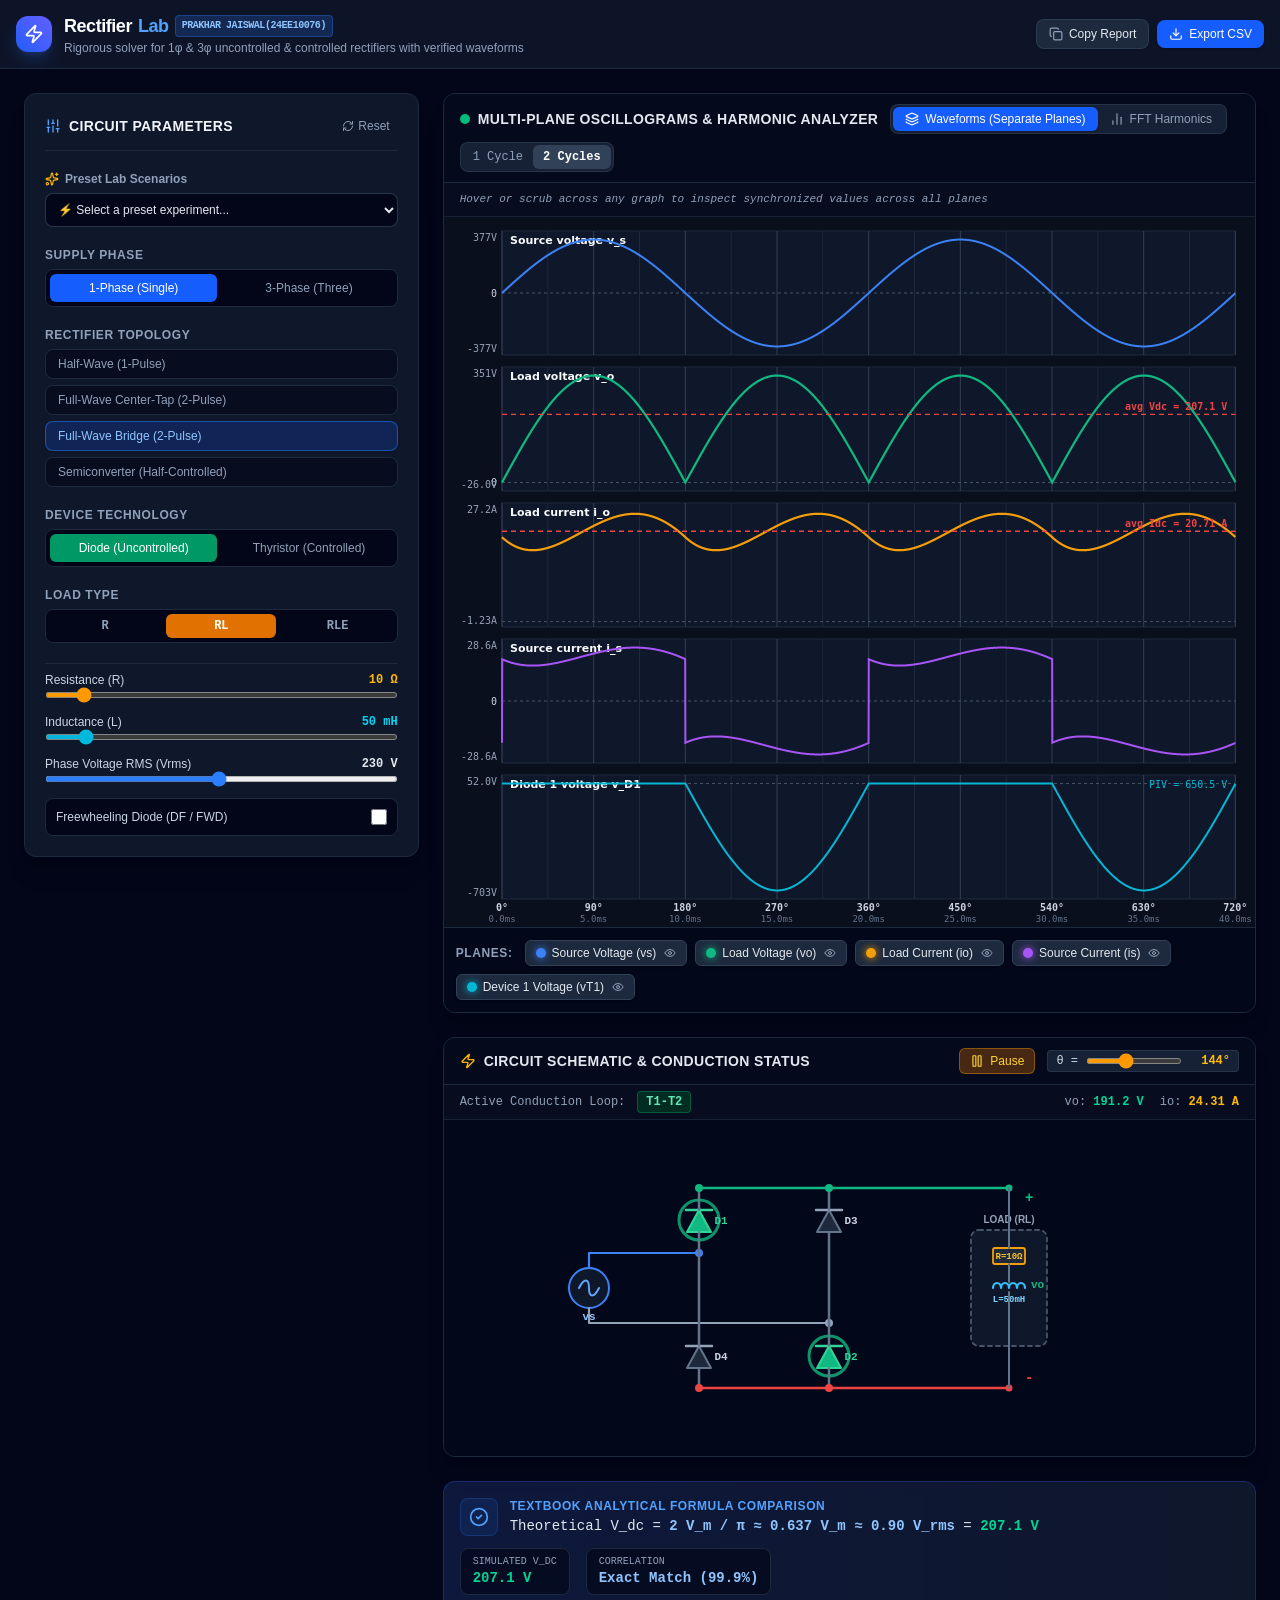
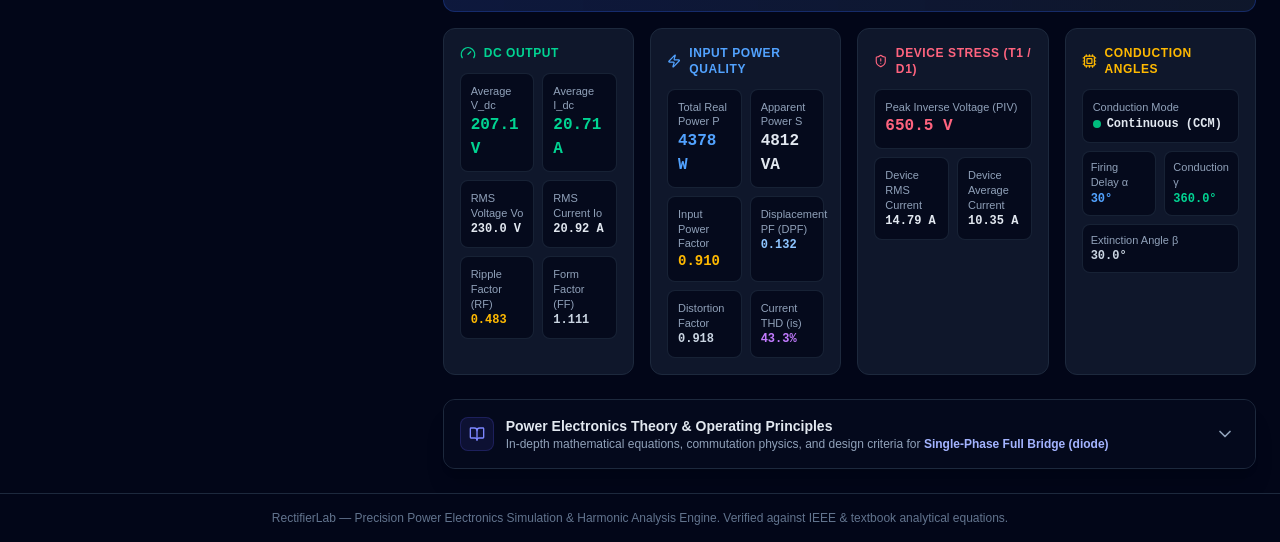
<file: index.html>
<!doctype html>
<html lang="en">
  <head>
    <meta charset="UTF-8" />
    <meta name="viewport" content="width=device-width, initial-scale=1.0" />
    <title>RectifierLab - Power Electronics Simulator & Waveform Analyzer</title>
    <meta name="description" content="Interactive power electronics laboratory for 1-phase and 3-phase diode and thyristor rectifiers with rigorous numerical modeling, harmonic analysis, and synchronized oscillograms." />
    <meta property="og:title" content="RectifierLab - Power Electronics Simulator & Waveform Analyzer" />
    <meta property="og:description" content="Interactive power electronics laboratory for 1-phase and 3-phase diode and thyristor rectifiers with rigorous numerical modeling, harmonic analysis, and synchronized oscillograms." />
    <meta property="og:type" content="website" />
    <meta name="twitter:card" content="summary_large_image" />
    <script type="module" crossorigin src="./assets/index-BVB3VcDY.js"></script>
    <link rel="stylesheet" crossorigin href="./assets/index-B5grEsod.css">
  </head>
  <body>
    <div id="root"></div>
  </body>
</html>
</file>
<file: assets/index-B5grEsod.css>
/*! tailwindcss v4.3.3 | MIT License | https://tailwindcss.com */
@layer properties{@supports (((-webkit-hyphens:none)) and (not (margin-trim:inline))) or ((-moz-orient:inline) and (not (color:rgb(from red r g b)))){*,:before,:after,::backdrop{--tw-rotate-x:initial;--tw-rotate-y:initial;--tw-rotate-z:initial;--tw-skew-x:initial;--tw-skew-y:initial;--tw-space-y-reverse:0;--tw-divide-y-reverse:0;--tw-border-style:solid;--tw-gradient-position:initial;--tw-gradient-from:#0000;--tw-gradient-via:#0000;--tw-gradient-to:#0000;--tw-gradient-stops:initial;--tw-gradient-via-stops:initial;--tw-gradient-from-position:0%;--tw-gradient-via-position:50%;--tw-gradient-to-position:100%;--tw-leading:initial;--tw-font-weight:initial;--tw-tracking:initial;--tw-shadow:0 0 #0000;--tw-shadow-color:initial;--tw-shadow-alpha:100%;--tw-inset-shadow:0 0 #0000;--tw-inset-shadow-color:initial;--tw-inset-shadow-alpha:100%;--tw-ring-color:initial;--tw-ring-shadow:0 0 #0000;--tw-inset-ring-color:initial;--tw-inset-ring-shadow:0 0 #0000;--tw-ring-inset:initial;--tw-ring-offset-width:0px;--tw-ring-offset-color:#fff;--tw-ring-offset-shadow:0 0 #0000;--tw-blur:initial;--tw-brightness:initial;--tw-contrast:initial;--tw-grayscale:initial;--tw-hue-rotate:initial;--tw-invert:initial;--tw-opacity:initial;--tw-saturate:initial;--tw-sepia:initial;--tw-drop-shadow:initial;--tw-drop-shadow-color:initial;--tw-drop-shadow-alpha:100%;--tw-drop-shadow-size:initial;--tw-backdrop-blur:initial;--tw-backdrop-brightness:initial;--tw-backdrop-contrast:initial;--tw-backdrop-grayscale:initial;--tw-backdrop-hue-rotate:initial;--tw-backdrop-invert:initial;--tw-backdrop-opacity:initial;--tw-backdrop-saturate:initial;--tw-backdrop-sepia:initial}}}@layer theme{:root,:host{--font-sans:-apple-system, BlinkMacSystemFont, "Segoe UI", Roboto, "Helvetica Neue", "Noto Sans", Arial, sans-serif, "Apple Color Emoji", "Segoe UI Emoji", "Segoe UI Symbol", "Noto Color Emoji";--font-mono:ui-monospace, SFMono-Regular, Menlo, Monaco, Consolas, "Liberation Mono", "Courier New", monospace;--color-red-300:oklch(80.8% .114 19.571);--color-red-400:oklch(70.4% .191 22.216);--color-red-500:oklch(63.7% .237 25.331);--color-red-900:oklch(39.6% .141 25.723);--color-red-950:oklch(25.8% .092 26.042);--color-amber-300:oklch(87.9% .169 91.605);--color-amber-400:oklch(82.8% .189 84.429);--color-amber-500:oklch(76.9% .188 70.08);--color-amber-600:oklch(66.6% .179 58.318);--color-amber-800:oklch(47.3% .137 46.201);--color-amber-950:oklch(27.9% .077 45.635);--color-lime-400:oklch(84.1% .238 128.85);--color-emerald-300:oklch(84.5% .143 164.978);--color-emerald-400:oklch(76.5% .177 163.223);--color-emerald-500:oklch(69.6% .17 162.48);--color-emerald-600:oklch(59.6% .145 163.225);--color-emerald-700:oklch(50.8% .118 165.612);--color-emerald-950:oklch(26.2% .051 172.552);--color-cyan-400:oklch(78.9% .154 211.53);--color-cyan-500:oklch(71.5% .143 215.221);--color-blue-300:oklch(80.9% .105 251.813);--color-blue-400:oklch(70.7% .165 254.624);--color-blue-500:oklch(62.3% .214 259.815);--color-blue-600:oklch(54.6% .245 262.881);--color-blue-800:oklch(42.4% .199 265.638);--color-blue-900:oklch(37.9% .146 265.522);--color-blue-950:oklch(28.2% .091 267.935);--color-indigo-300:oklch(78.5% .115 274.713);--color-indigo-400:oklch(67.3% .182 276.935);--color-indigo-500:oklch(58.5% .233 277.117);--color-purple-300:oklch(82.7% .119 306.383);--color-purple-400:oklch(71.4% .203 305.504);--color-purple-500:oklch(62.7% .265 303.9);--color-purple-600:oklch(55.8% .288 302.321);--color-purple-800:oklch(43.8% .218 303.724);--color-purple-950:oklch(29.1% .149 302.717);--color-rose-400:oklch(71.2% .194 13.428);--color-slate-100:oklch(96.8% .007 247.896);--color-slate-200:oklch(92.9% .013 255.508);--color-slate-300:oklch(86.9% .022 252.894);--color-slate-400:oklch(70.4% .04 256.788);--color-slate-500:oklch(55.4% .046 257.417);--color-slate-600:oklch(44.6% .043 257.281);--color-slate-700:oklch(37.2% .044 257.287);--color-slate-800:oklch(27.9% .041 260.031);--color-slate-900:oklch(20.8% .042 265.755);--color-slate-950:oklch(12.9% .042 264.695);--color-white:#fff;--spacing:.25rem;--container-7xl:80rem;--text-xs:.75rem;--text-xs--line-height:calc(1 / .75);--text-sm:.875rem;--text-sm--line-height:calc(1.25 / .875);--text-base:1rem;--text-base--line-height:calc(1.5 / 1);--text-lg:1.125rem;--text-lg--line-height:calc(1.75 / 1.125);--font-weight-medium:500;--font-weight-semibold:600;--font-weight-bold:700;--tracking-tight:-.025em;--tracking-wide:.025em;--tracking-wider:.05em;--leading-relaxed:1.625;--radius-md:.375rem;--radius-lg:.5rem;--radius-xl:.75rem;--animate-pulse:pulse 2s cubic-bezier(.4, 0, .6, 1) infinite;--blur-md:12px;--default-transition-duration:.15s;--default-transition-timing-function:cubic-bezier(.4, 0, .2, 1);--default-font-family:var(--font-sans);--default-mono-font-family:var(--font-mono)}}@layer base{*,:after,:before,::backdrop{box-sizing:border-box;border:0 solid;margin:0;padding:0}::file-selector-button{box-sizing:border-box;border:0 solid;margin:0;padding:0}html,:host{-webkit-text-size-adjust:100%;tab-size:4;line-height:1.5;font-family:var(--default-font-family,-apple-system, BlinkMacSystemFont, "Segoe UI", Roboto, "Helvetica Neue", "Noto Sans", Arial, sans-serif, "Apple Color Emoji", "Segoe UI Emoji", "Segoe UI Symbol", "Noto Color Emoji");font-feature-settings:var(--default-font-feature-settings,normal);font-variation-settings:var(--default-font-variation-settings,normal);-webkit-tap-highlight-color:transparent}hr{height:0;color:inherit;border-top-width:1px}abbr:where([title]){-webkit-text-decoration:underline dotted;text-decoration:underline dotted}h1,h2,h3,h4,h5,h6{font-size:inherit;font-weight:inherit}a{color:inherit;-webkit-text-decoration:inherit;-webkit-text-decoration:inherit;-webkit-text-decoration:inherit;-webkit-text-decoration:inherit;text-decoration:inherit}b,strong{font-weight:bolder}code,kbd,samp,pre{font-family:var(--default-mono-font-family,ui-monospace, SFMono-Regular, Menlo, Monaco, Consolas, "Liberation Mono", "Courier New", monospace);font-feature-settings:var(--default-mono-font-feature-settings,normal);font-variation-settings:var(--default-mono-font-variation-settings,normal);font-size:1em}small{font-size:80%}sub,sup{vertical-align:baseline;font-size:75%;line-height:0;position:relative}sub{bottom:-.25em}sup{top:-.5em}table{text-indent:0;border-color:inherit;border-collapse:collapse}:-moz-focusring:where(:not(iframe)){outline:auto}progress{vertical-align:baseline}summary{display:list-item}ol,ul,menu{list-style:none}img,svg,video,canvas,audio,iframe,embed,object{vertical-align:middle;display:block}img,video{max-width:100%;height:auto}button,input,select,optgroup,textarea{font:inherit;font-feature-settings:inherit;font-variation-settings:inherit;letter-spacing:inherit;color:inherit;opacity:1;background-color:#0000;border-radius:0}::file-selector-button{font:inherit;font-feature-settings:inherit;font-variation-settings:inherit;letter-spacing:inherit;color:inherit;opacity:1;background-color:#0000;border-radius:0}:where(select:is([multiple],[size])) optgroup{font-weight:bolder}:where(select:is([multiple],[size])) optgroup option{padding-inline-start:20px}::file-selector-button{margin-inline-end:4px}::placeholder{opacity:1}@supports (not ((-webkit-appearance:-apple-pay-button))) or (contain-intrinsic-size:1px){::placeholder{color:currentColor}@supports (color:color-mix(in lab, red, red)){::placeholder{color:color-mix(in oklab, currentcolor 50%, transparent)}}}textarea{resize:vertical}::-webkit-search-decoration{-webkit-appearance:none}::-webkit-date-and-time-value{min-height:1lh;text-align:inherit}::-webkit-datetime-edit{display:inline-flex}::-webkit-datetime-edit-fields-wrapper{padding:0}::-webkit-datetime-edit{padding-block:0}::-webkit-datetime-edit-year-field{padding-block:0}::-webkit-datetime-edit-month-field{padding-block:0}::-webkit-datetime-edit-day-field{padding-block:0}::-webkit-datetime-edit-hour-field{padding-block:0}::-webkit-datetime-edit-minute-field{padding-block:0}::-webkit-datetime-edit-second-field{padding-block:0}::-webkit-datetime-edit-millisecond-field{padding-block:0}::-webkit-datetime-edit-meridiem-field{padding-block:0}::-webkit-calendar-picker-indicator{line-height:1}:-moz-ui-invalid{box-shadow:none}button,input:where([type=button],[type=reset],[type=submit]){appearance:button}::file-selector-button{appearance:button}::-webkit-inner-spin-button{height:auto}::-webkit-outer-spin-button{height:auto}[hidden]:where(:not([hidden=until-found])){display:none!important}}@layer components;@layer utilities{.relative{position:relative}.sticky{position:sticky}.top-0{top:0}.z-30{z-index:30}.col-span-2{grid-column:span 2/span 2}.mx-auto{margin-inline:auto}.mt-0\.5{margin-top:calc(var(--spacing) * .5)}.mt-1{margin-top:var(--spacing)}.mt-2{margin-top:calc(var(--spacing) * 2)}.mt-4{margin-top:calc(var(--spacing) * 4)}.mr-1{margin-right:var(--spacing)}.mb-1{margin-bottom:var(--spacing)}.mb-2{margin-bottom:calc(var(--spacing) * 2)}.ml-0\.5{margin-left:calc(var(--spacing) * .5)}.ml-2{margin-left:calc(var(--spacing) * 2)}.block{display:block}.flex{display:flex}.grid{display:grid}.inline-block{display:inline-block}.h-1\.5{height:calc(var(--spacing) * 1.5)}.h-2{height:calc(var(--spacing) * 2)}.h-2\.5{height:calc(var(--spacing) * 2.5)}.h-3{height:calc(var(--spacing) * 3)}.h-3\.5{height:calc(var(--spacing) * 3.5)}.h-4{height:calc(var(--spacing) * 4)}.h-5{height:calc(var(--spacing) * 5)}.h-9{height:calc(var(--spacing) * 9)}.h-\[280px\]{height:280px}.h-auto{height:auto}.h-full{height:100%}.max-h-\[160px\]{max-height:160px}.min-h-\[300px\]{min-height:300px}.min-h-screen{min-height:100vh}.w-2{width:calc(var(--spacing) * 2)}.w-2\.5{width:calc(var(--spacing) * 2.5)}.w-3{width:calc(var(--spacing) * 3)}.w-3\.5{width:calc(var(--spacing) * 3.5)}.w-4{width:calc(var(--spacing) * 4)}.w-5{width:calc(var(--spacing) * 5)}.w-9{width:calc(var(--spacing) * 9)}.w-10{width:calc(var(--spacing) * 10)}.w-24{width:calc(var(--spacing) * 24)}.w-full{width:100%}.max-w-7xl{max-width:var(--container-7xl)}.max-w-\[640px\]{max-width:640px}.flex-1{flex:1}.transform{transform:var(--tw-rotate-x,) var(--tw-rotate-y,) var(--tw-rotate-z,) var(--tw-skew-x,) var(--tw-skew-y,)}.animate-pulse{animation:var(--animate-pulse)}.cursor-crosshair{cursor:crosshair}.cursor-pointer{cursor:pointer}.list-inside{list-style-position:inside}.list-disc{list-style-type:disc}.grid-cols-1{grid-template-columns:repeat(1,minmax(0,1fr))}.grid-cols-2{grid-template-columns:repeat(2,minmax(0,1fr))}.grid-cols-3{grid-template-columns:repeat(3,minmax(0,1fr))}.flex-col{flex-direction:column}.flex-wrap{flex-wrap:wrap}.items-center{align-items:center}.items-end{align-items:flex-end}.justify-between{justify-content:space-between}.justify-center{justify-content:center}.justify-end{justify-content:flex-end}.gap-1{gap:var(--spacing)}.gap-1\.5{gap:calc(var(--spacing) * 1.5)}.gap-2{gap:calc(var(--spacing) * 2)}.gap-3{gap:calc(var(--spacing) * 3)}.gap-4{gap:calc(var(--spacing) * 4)}.gap-5{gap:calc(var(--spacing) * 5)}.gap-6{gap:calc(var(--spacing) * 6)}:where(.space-y-1>:not(:last-child)){--tw-space-y-reverse:0;margin-block-start:calc(var(--spacing) * var(--tw-space-y-reverse));margin-block-end:calc(var(--spacing) * calc(1 - var(--tw-space-y-reverse)))}:where(.space-y-1\.5>:not(:last-child)){--tw-space-y-reverse:0;margin-block-start:calc(calc(var(--spacing) * 1.5) * var(--tw-space-y-reverse));margin-block-end:calc(calc(var(--spacing) * 1.5) * calc(1 - var(--tw-space-y-reverse)))}:where(.divide-y>:not(:last-child)){--tw-divide-y-reverse:0;border-bottom-style:var(--tw-border-style);border-top-style:var(--tw-border-style);border-top-width:calc(1px * var(--tw-divide-y-reverse));border-bottom-width:calc(1px * calc(1 - var(--tw-divide-y-reverse)))}:where(.divide-slate-800\/60>:not(:last-child)){border-color:#1d293d99}@supports (color:color-mix(in lab, red, red)){:where(.divide-slate-800\/60>:not(:last-child)){border-color:color-mix(in oklab, var(--color-slate-800) 60%, transparent)}}.overflow-hidden{overflow:hidden}.overflow-x-auto{overflow-x:auto}.rounded{border-radius:.25rem}.rounded-full{border-radius:2147483647px}.rounded-lg{border-radius:var(--radius-lg)}.rounded-md{border-radius:var(--radius-md)}.rounded-xl{border-radius:var(--radius-xl)}.rounded-t{border-top-left-radius:.25rem;border-top-right-radius:.25rem}.border{border-style:var(--tw-border-style);border-width:1px}.border-t{border-top-style:var(--tw-border-style);border-top-width:1px}.border-b{border-bottom-style:var(--tw-border-style);border-bottom-width:1px}.border-amber-500\/40{border-color:#f99c0066}@supports (color:color-mix(in lab, red, red)){.border-amber-500\/40{border-color:color-mix(in oklab, var(--color-amber-500) 40%, transparent)}}.border-amber-800\/40{border-color:#953d0066}@supports (color:color-mix(in lab, red, red)){.border-amber-800\/40{border-color:color-mix(in oklab, var(--color-amber-800) 40%, transparent)}}.border-blue-500\/20{border-color:#3080ff33}@supports (color:color-mix(in lab, red, red)){.border-blue-500\/20{border-color:color-mix(in oklab, var(--color-blue-500) 20%, transparent)}}.border-blue-500\/30{border-color:#3080ff4d}@supports (color:color-mix(in lab, red, red)){.border-blue-500\/30{border-color:color-mix(in oklab, var(--color-blue-500) 30%, transparent)}}.border-blue-500\/50{border-color:#3080ff80}@supports (color:color-mix(in lab, red, red)){.border-blue-500\/50{border-color:color-mix(in oklab, var(--color-blue-500) 50%, transparent)}}.border-blue-800\/50{border-color:#193cb880}@supports (color:color-mix(in lab, red, red)){.border-blue-800\/50{border-color:color-mix(in oklab, var(--color-blue-800) 50%, transparent)}}.border-blue-900\/40{border-color:#1c398e66}@supports (color:color-mix(in lab, red, red)){.border-blue-900\/40{border-color:color-mix(in oklab, var(--color-blue-900) 40%, transparent)}}.border-blue-900\/60{border-color:#1c398e99}@supports (color:color-mix(in lab, red, red)){.border-blue-900\/60{border-color:color-mix(in oklab, var(--color-blue-900) 60%, transparent)}}.border-emerald-700\/60{border-color:#00795699}@supports (color:color-mix(in lab, red, red)){.border-emerald-700\/60{border-color:color-mix(in oklab, var(--color-emerald-700) 60%, transparent)}}.border-indigo-500\/20{border-color:#625fff33}@supports (color:color-mix(in lab, red, red)){.border-indigo-500\/20{border-color:color-mix(in oklab, var(--color-indigo-500) 20%, transparent)}}.border-purple-800\/50{border-color:#6e11b080}@supports (color:color-mix(in lab, red, red)){.border-purple-800\/50{border-color:color-mix(in oklab, var(--color-purple-800) 50%, transparent)}}.border-red-900\/40{border-color:#82181a66}@supports (color:color-mix(in lab, red, red)){.border-red-900\/40{border-color:color-mix(in oklab, var(--color-red-900) 40%, transparent)}}.border-slate-700{border-color:var(--color-slate-700)}.border-slate-700\/60{border-color:#31415899}@supports (color:color-mix(in lab, red, red)){.border-slate-700\/60{border-color:color-mix(in oklab, var(--color-slate-700) 60%, transparent)}}.border-slate-700\/80{border-color:#314158cc}@supports (color:color-mix(in lab, red, red)){.border-slate-700\/80{border-color:color-mix(in oklab, var(--color-slate-700) 80%, transparent)}}.border-slate-800{border-color:var(--color-slate-800)}.border-slate-800\/80{border-color:#1d293dcc}@supports (color:color-mix(in lab, red, red)){.border-slate-800\/80{border-color:color-mix(in oklab, var(--color-slate-800) 80%, transparent)}}.bg-amber-500{background-color:var(--color-amber-500)}.bg-amber-600{background-color:var(--color-amber-600)}.bg-amber-600\/30{background-color:#dd74004d}@supports (color:color-mix(in lab, red, red)){.bg-amber-600\/30{background-color:color-mix(in oklab, var(--color-amber-600) 30%, transparent)}}.bg-amber-950\/40{background-color:#46190166}@supports (color:color-mix(in lab, red, red)){.bg-amber-950\/40{background-color:color-mix(in oklab, var(--color-amber-950) 40%, transparent)}}.bg-blue-500{background-color:var(--color-blue-500)}.bg-blue-500\/10{background-color:#3080ff1a}@supports (color:color-mix(in lab, red, red)){.bg-blue-500\/10{background-color:color-mix(in oklab, var(--color-blue-500) 10%, transparent)}}.bg-blue-500\/20{background-color:#3080ff33}@supports (color:color-mix(in lab, red, red)){.bg-blue-500\/20{background-color:color-mix(in oklab, var(--color-blue-500) 20%, transparent)}}.bg-blue-600{background-color:var(--color-blue-600)}.bg-blue-600\/20{background-color:#155dfc33}@supports (color:color-mix(in lab, red, red)){.bg-blue-600\/20{background-color:color-mix(in oklab, var(--color-blue-600) 20%, transparent)}}.bg-blue-950\/20{background-color:#16245633}@supports (color:color-mix(in lab, red, red)){.bg-blue-950\/20{background-color:color-mix(in oklab, var(--color-blue-950) 20%, transparent)}}.bg-blue-950\/60{background-color:#16245699}@supports (color:color-mix(in lab, red, red)){.bg-blue-950\/60{background-color:color-mix(in oklab, var(--color-blue-950) 60%, transparent)}}.bg-emerald-500{background-color:var(--color-emerald-500)}.bg-emerald-600{background-color:var(--color-emerald-600)}.bg-emerald-950{background-color:var(--color-emerald-950)}.bg-indigo-500\/10{background-color:#625fff1a}@supports (color:color-mix(in lab, red, red)){.bg-indigo-500\/10{background-color:color-mix(in oklab, var(--color-indigo-500) 10%, transparent)}}.bg-indigo-500\/80{background-color:#625fffcc}@supports (color:color-mix(in lab, red, red)){.bg-indigo-500\/80{background-color:color-mix(in oklab, var(--color-indigo-500) 80%, transparent)}}.bg-purple-500{background-color:var(--color-purple-500)}.bg-purple-600{background-color:var(--color-purple-600)}.bg-purple-950\/60{background-color:#3c036699}@supports (color:color-mix(in lab, red, red)){.bg-purple-950\/60{background-color:color-mix(in oklab, var(--color-purple-950) 60%, transparent)}}.bg-red-950\/20{background-color:#46080933}@supports (color:color-mix(in lab, red, red)){.bg-red-950\/20{background-color:color-mix(in oklab, var(--color-red-950) 20%, transparent)}}.bg-slate-700{background-color:var(--color-slate-700)}.bg-slate-800{background-color:var(--color-slate-800)}.bg-slate-800\/80{background-color:#1d293dcc}@supports (color:color-mix(in lab, red, red)){.bg-slate-800\/80{background-color:color-mix(in oklab, var(--color-slate-800) 80%, transparent)}}.bg-slate-900{background-color:var(--color-slate-900)}.bg-slate-900\/50{background-color:#0f172b80}@supports (color:color-mix(in lab, red, red)){.bg-slate-900\/50{background-color:color-mix(in oklab, var(--color-slate-900) 50%, transparent)}}.bg-slate-900\/90{background-color:#0f172be6}@supports (color:color-mix(in lab, red, red)){.bg-slate-900\/90{background-color:color-mix(in oklab, var(--color-slate-900) 90%, transparent)}}.bg-slate-950{background-color:var(--color-slate-950)}.bg-slate-950\/60{background-color:#02061899}@supports (color:color-mix(in lab, red, red)){.bg-slate-950\/60{background-color:color-mix(in oklab, var(--color-slate-950) 60%, transparent)}}.bg-slate-950\/70{background-color:#020618b3}@supports (color:color-mix(in lab, red, red)){.bg-slate-950\/70{background-color:color-mix(in oklab, var(--color-slate-950) 70%, transparent)}}.bg-slate-950\/80{background-color:#020618cc}@supports (color:color-mix(in lab, red, red)){.bg-slate-950\/80{background-color:color-mix(in oklab, var(--color-slate-950) 80%, transparent)}}.bg-slate-950\/90{background-color:#020618e6}@supports (color:color-mix(in lab, red, red)){.bg-slate-950\/90{background-color:color-mix(in oklab, var(--color-slate-950) 90%, transparent)}}.bg-gradient-to-r{--tw-gradient-position:to right in oklab;background-image:linear-gradient(var(--tw-gradient-stops))}.bg-gradient-to-tr{--tw-gradient-position:to top right in oklab;background-image:linear-gradient(var(--tw-gradient-stops))}.from-blue-600{--tw-gradient-from:var(--color-blue-600);--tw-gradient-stops:var(--tw-gradient-via-stops,var(--tw-gradient-position), var(--tw-gradient-from) var(--tw-gradient-from-position), var(--tw-gradient-to) var(--tw-gradient-to-position))}.from-blue-950\/60{--tw-gradient-from:#16245699}@supports (color:color-mix(in lab, red, red)){.from-blue-950\/60{--tw-gradient-from:color-mix(in oklab, var(--color-blue-950) 60%, transparent)}}.from-blue-950\/60{--tw-gradient-stops:var(--tw-gradient-via-stops,var(--tw-gradient-position), var(--tw-gradient-from) var(--tw-gradient-from-position), var(--tw-gradient-to) var(--tw-gradient-to-position))}.to-indigo-500{--tw-gradient-to:var(--color-indigo-500);--tw-gradient-stops:var(--tw-gradient-via-stops,var(--tw-gradient-position), var(--tw-gradient-from) var(--tw-gradient-from-position), var(--tw-gradient-to) var(--tw-gradient-to-position))}.to-slate-900{--tw-gradient-to:var(--color-slate-900);--tw-gradient-stops:var(--tw-gradient-via-stops,var(--tw-gradient-position), var(--tw-gradient-from) var(--tw-gradient-from-position), var(--tw-gradient-to) var(--tw-gradient-to-position))}.p-0\.5{padding:calc(var(--spacing) * .5)}.p-1{padding:var(--spacing)}.p-2{padding:calc(var(--spacing) * 2)}.p-2\.5{padding:calc(var(--spacing) * 2.5)}.p-3{padding:calc(var(--spacing) * 3)}.p-4{padding:calc(var(--spacing) * 4)}.p-5{padding:calc(var(--spacing) * 5)}.px-1\.5{padding-inline:calc(var(--spacing) * 1.5)}.px-2{padding-inline:calc(var(--spacing) * 2)}.px-2\.5{padding-inline:calc(var(--spacing) * 2.5)}.px-3{padding-inline:calc(var(--spacing) * 3)}.px-4{padding-inline:calc(var(--spacing) * 4)}.py-0\.5{padding-block:calc(var(--spacing) * .5)}.py-1{padding-block:var(--spacing)}.py-1\.5{padding-block:calc(var(--spacing) * 1.5)}.py-2{padding-block:calc(var(--spacing) * 2)}.py-2\.5{padding-block:calc(var(--spacing) * 2.5)}.py-3{padding-block:calc(var(--spacing) * 3)}.py-4{padding-block:calc(var(--spacing) * 4)}.pt-2{padding-top:calc(var(--spacing) * 2)}.pt-6{padding-top:calc(var(--spacing) * 6)}.pb-2{padding-bottom:calc(var(--spacing) * 2)}.pb-3{padding-bottom:calc(var(--spacing) * 3)}.text-center{text-align:center}.text-left{text-align:left}.text-right{text-align:right}.font-mono{font-family:var(--font-mono)}.font-sans{font-family:var(--font-sans)}.text-base{font-size:var(--text-base);line-height:var(--tw-leading,var(--text-base--line-height))}.text-lg{font-size:var(--text-lg);line-height:var(--tw-leading,var(--text-lg--line-height))}.text-sm{font-size:var(--text-sm);line-height:var(--tw-leading,var(--text-sm--line-height))}.text-xs{font-size:var(--text-xs);line-height:var(--tw-leading,var(--text-xs--line-height))}.text-\[9px\]{font-size:9px}.text-\[10px\]{font-size:10px}.text-\[11px\]{font-size:11px}.leading-relaxed{--tw-leading:var(--leading-relaxed);line-height:var(--leading-relaxed)}.font-bold{--tw-font-weight:var(--font-weight-bold);font-weight:var(--font-weight-bold)}.font-medium{--tw-font-weight:var(--font-weight-medium);font-weight:var(--font-weight-medium)}.font-semibold{--tw-font-weight:var(--font-weight-semibold);font-weight:var(--font-weight-semibold)}.tracking-tight{--tw-tracking:var(--tracking-tight);letter-spacing:var(--tracking-tight)}.tracking-wide{--tw-tracking:var(--tracking-wide);letter-spacing:var(--tracking-wide)}.tracking-wider{--tw-tracking:var(--tracking-wider);letter-spacing:var(--tracking-wider)}.text-amber-300{color:var(--color-amber-300)}.text-amber-400{color:var(--color-amber-400)}.text-blue-300{color:var(--color-blue-300)}.text-blue-400{color:var(--color-blue-400)}.text-cyan-400{color:var(--color-cyan-400)}.text-emerald-300{color:var(--color-emerald-300)}.text-emerald-400{color:var(--color-emerald-400)}.text-indigo-300{color:var(--color-indigo-300)}.text-indigo-400{color:var(--color-indigo-400)}.text-lime-400{color:var(--color-lime-400)}.text-purple-300{color:var(--color-purple-300)}.text-purple-400{color:var(--color-purple-400)}.text-red-300{color:var(--color-red-300)}.text-red-400{color:var(--color-red-400)}.text-rose-400{color:var(--color-rose-400)}.text-slate-100{color:var(--color-slate-100)}.text-slate-200{color:var(--color-slate-200)}.text-slate-300{color:var(--color-slate-300)}.text-slate-400{color:var(--color-slate-400)}.text-slate-500{color:var(--color-slate-500)}.text-slate-600{color:var(--color-slate-600)}.text-white{color:var(--color-white)}.uppercase{text-transform:uppercase}.italic{font-style:italic}.accent-amber-500{accent-color:var(--color-amber-500)}.accent-blue-500{accent-color:var(--color-blue-500)}.accent-cyan-500{accent-color:var(--color-cyan-500)}.accent-emerald-500{accent-color:var(--color-emerald-500)}.accent-red-500{accent-color:var(--color-red-500)}.opacity-0{opacity:0}.shadow-lg{--tw-shadow:0 10px 15px -3px var(--tw-shadow-color,#0000001a), 0 4px 6px -4px var(--tw-shadow-color,#0000001a);box-shadow:var(--tw-inset-shadow), var(--tw-inset-ring-shadow), var(--tw-ring-offset-shadow), var(--tw-ring-shadow), var(--tw-shadow)}.shadow-sm{--tw-shadow:0 1px 3px 0 var(--tw-shadow-color,#0000001a), 0 1px 2px -1px var(--tw-shadow-color,#0000001a);box-shadow:var(--tw-inset-shadow), var(--tw-inset-ring-shadow), var(--tw-ring-offset-shadow), var(--tw-ring-shadow), var(--tw-shadow)}.shadow-xl{--tw-shadow:0 20px 25px -5px var(--tw-shadow-color,#0000001a), 0 8px 10px -6px var(--tw-shadow-color,#0000001a);box-shadow:var(--tw-inset-shadow), var(--tw-inset-ring-shadow), var(--tw-ring-offset-shadow), var(--tw-ring-shadow), var(--tw-shadow)}.shadow-blue-500\/20{--tw-shadow-color:#3080ff33}@supports (color:color-mix(in lab, red, red)){.shadow-blue-500\/20{--tw-shadow-color:color-mix(in oklab, color-mix(in oklab, var(--color-blue-500) 20%, transparent) var(--tw-shadow-alpha), transparent)}}.blur{--tw-blur:blur(8px);filter:var(--tw-blur,) var(--tw-brightness,) var(--tw-contrast,) var(--tw-grayscale,) var(--tw-hue-rotate,) var(--tw-invert,) var(--tw-saturate,) var(--tw-sepia,) var(--tw-drop-shadow,)}.backdrop-blur-md{--tw-backdrop-blur:blur(var(--blur-md));-webkit-backdrop-filter:var(--tw-backdrop-blur,) var(--tw-backdrop-brightness,) var(--tw-backdrop-contrast,) var(--tw-backdrop-grayscale,) var(--tw-backdrop-hue-rotate,) var(--tw-backdrop-invert,) var(--tw-backdrop-opacity,) var(--tw-backdrop-saturate,) var(--tw-backdrop-sepia,);backdrop-filter:var(--tw-backdrop-blur,) var(--tw-backdrop-brightness,) var(--tw-backdrop-contrast,) var(--tw-backdrop-grayscale,) var(--tw-backdrop-hue-rotate,) var(--tw-backdrop-invert,) var(--tw-backdrop-opacity,) var(--tw-backdrop-saturate,) var(--tw-backdrop-sepia,)}.transition{transition-property:color,background-color,border-color,outline-color,text-decoration-color,fill,stroke,--tw-gradient-from,--tw-gradient-via,--tw-gradient-to,opacity,box-shadow,transform,translate,scale,rotate,filter,-webkit-backdrop-filter,backdrop-filter,display,content-visibility,overlay,pointer-events;transition-timing-function:var(--tw-ease,var(--default-transition-timing-function));transition-duration:var(--tw-duration,var(--default-transition-duration))}.transition-all{transition-property:all;transition-timing-function:var(--tw-ease,var(--default-transition-timing-function));transition-duration:var(--tw-duration,var(--default-transition-duration))}.select-none{-webkit-user-select:none;user-select:none}@media (hover:hover){.group-hover\:bg-amber-400:is(:where(.group):hover *){background-color:var(--color-amber-400)}.group-hover\:bg-blue-400:is(:where(.group):hover *){background-color:var(--color-blue-400)}.group-hover\:bg-indigo-400:is(:where(.group):hover *){background-color:var(--color-indigo-400)}.group-hover\:opacity-100:is(:where(.group):hover *){opacity:1}.hover\:border-slate-700:hover{border-color:var(--color-slate-700)}.hover\:bg-blue-500:hover{background-color:var(--color-blue-500)}.hover\:bg-slate-700:hover{background-color:var(--color-slate-700)}.hover\:bg-slate-800:hover{background-color:var(--color-slate-800)}.hover\:bg-slate-900\/40:hover{background-color:#0f172b66}@supports (color:color-mix(in lab, red, red)){.hover\:bg-slate-900\/40:hover{background-color:color-mix(in oklab, var(--color-slate-900) 40%, transparent)}}.hover\:bg-slate-950:hover{background-color:var(--color-slate-950)}.hover\:text-slate-200:hover{color:var(--color-slate-200)}}.focus\:ring-1:focus{--tw-ring-shadow:var(--tw-ring-inset,) 0 0 0 calc(1px + var(--tw-ring-offset-width)) var(--tw-ring-color,currentcolor);box-shadow:var(--tw-inset-shadow), var(--tw-inset-ring-shadow), var(--tw-ring-offset-shadow), var(--tw-ring-shadow), var(--tw-shadow)}.focus\:ring-blue-500:focus{--tw-ring-color:var(--color-blue-500)}.focus\:outline-none:focus{--tw-outline-style:none;outline-style:none}@media (width>=48rem){.md\:grid-cols-2{grid-template-columns:repeat(2,minmax(0,1fr))}.md\:p-6{padding:calc(var(--spacing) * 6)}}@media (width>=64rem){.lg\:col-span-4{grid-column:span 4/span 4}.lg\:col-span-8{grid-column:span 8/span 8}.lg\:grid-cols-4{grid-template-columns:repeat(4,minmax(0,1fr))}.lg\:grid-cols-12{grid-template-columns:repeat(12,minmax(0,1fr))}}}@property --tw-rotate-x{syntax:"*";inherits:false}@property --tw-rotate-y{syntax:"*";inherits:false}@property --tw-rotate-z{syntax:"*";inherits:false}@property --tw-skew-x{syntax:"*";inherits:false}@property --tw-skew-y{syntax:"*";inherits:false}@property --tw-space-y-reverse{syntax:"*";inherits:false;initial-value:0}@property --tw-divide-y-reverse{syntax:"*";inherits:false;initial-value:0}@property --tw-border-style{syntax:"*";inherits:false;initial-value:solid}@property --tw-gradient-position{syntax:"*";inherits:false}@property --tw-gradient-from{syntax:"<color>";inherits:false;initial-value:#0000}@property --tw-gradient-via{syntax:"<color>";inherits:false;initial-value:#0000}@property --tw-gradient-to{syntax:"<color>";inherits:false;initial-value:#0000}@property --tw-gradient-stops{syntax:"*";inherits:false}@property --tw-gradient-via-stops{syntax:"*";inherits:false}@property --tw-gradient-from-position{syntax:"<length-percentage>";inherits:false;initial-value:0%}@property --tw-gradient-via-position{syntax:"<length-percentage>";inherits:false;initial-value:50%}@property --tw-gradient-to-position{syntax:"<length-percentage>";inherits:false;initial-value:100%}@property --tw-leading{syntax:"*";inherits:false}@property --tw-font-weight{syntax:"*";inherits:false}@property --tw-tracking{syntax:"*";inherits:false}@property --tw-shadow{syntax:"*";inherits:false;initial-value:0 0 #0000}@property --tw-shadow-color{syntax:"*";inherits:false}@property --tw-shadow-alpha{syntax:"<percentage>";inherits:false;initial-value:100%}@property --tw-inset-shadow{syntax:"*";inherits:false;initial-value:0 0 #0000}@property --tw-inset-shadow-color{syntax:"*";inherits:false}@property --tw-inset-shadow-alpha{syntax:"<percentage>";inherits:false;initial-value:100%}@property --tw-ring-color{syntax:"*";inherits:false}@property --tw-ring-shadow{syntax:"*";inherits:false;initial-value:0 0 #0000}@property --tw-inset-ring-color{syntax:"*";inherits:false}@property --tw-inset-ring-shadow{syntax:"*";inherits:false;initial-value:0 0 #0000}@property --tw-ring-inset{syntax:"*";inherits:false}@property --tw-ring-offset-width{syntax:"<length>";inherits:false;initial-value:0}@property --tw-ring-offset-color{syntax:"*";inherits:false;initial-value:#fff}@property --tw-ring-offset-shadow{syntax:"*";inherits:false;initial-value:0 0 #0000}@property --tw-blur{syntax:"*";inherits:false}@property --tw-brightness{syntax:"*";inherits:false}@property --tw-contrast{syntax:"*";inherits:false}@property --tw-grayscale{syntax:"*";inherits:false}@property --tw-hue-rotate{syntax:"*";inherits:false}@property --tw-invert{syntax:"*";inherits:false}@property --tw-opacity{syntax:"*";inherits:false}@property --tw-saturate{syntax:"*";inherits:false}@property --tw-sepia{syntax:"*";inherits:false}@property --tw-drop-shadow{syntax:"*";inherits:false}@property --tw-drop-shadow-color{syntax:"*";inherits:false}@property --tw-drop-shadow-alpha{syntax:"<percentage>";inherits:false;initial-value:100%}@property --tw-drop-shadow-size{syntax:"*";inherits:false}@property --tw-backdrop-blur{syntax:"*";inherits:false}@property --tw-backdrop-brightness{syntax:"*";inherits:false}@property --tw-backdrop-contrast{syntax:"*";inherits:false}@property --tw-backdrop-grayscale{syntax:"*";inherits:false}@property --tw-backdrop-hue-rotate{syntax:"*";inherits:false}@property --tw-backdrop-invert{syntax:"*";inherits:false}@property --tw-backdrop-opacity{syntax:"*";inherits:false}@property --tw-backdrop-saturate{syntax:"*";inherits:false}@property --tw-backdrop-sepia{syntax:"*";inherits:false}@keyframes pulse{50%{opacity:.5}}
</file>
